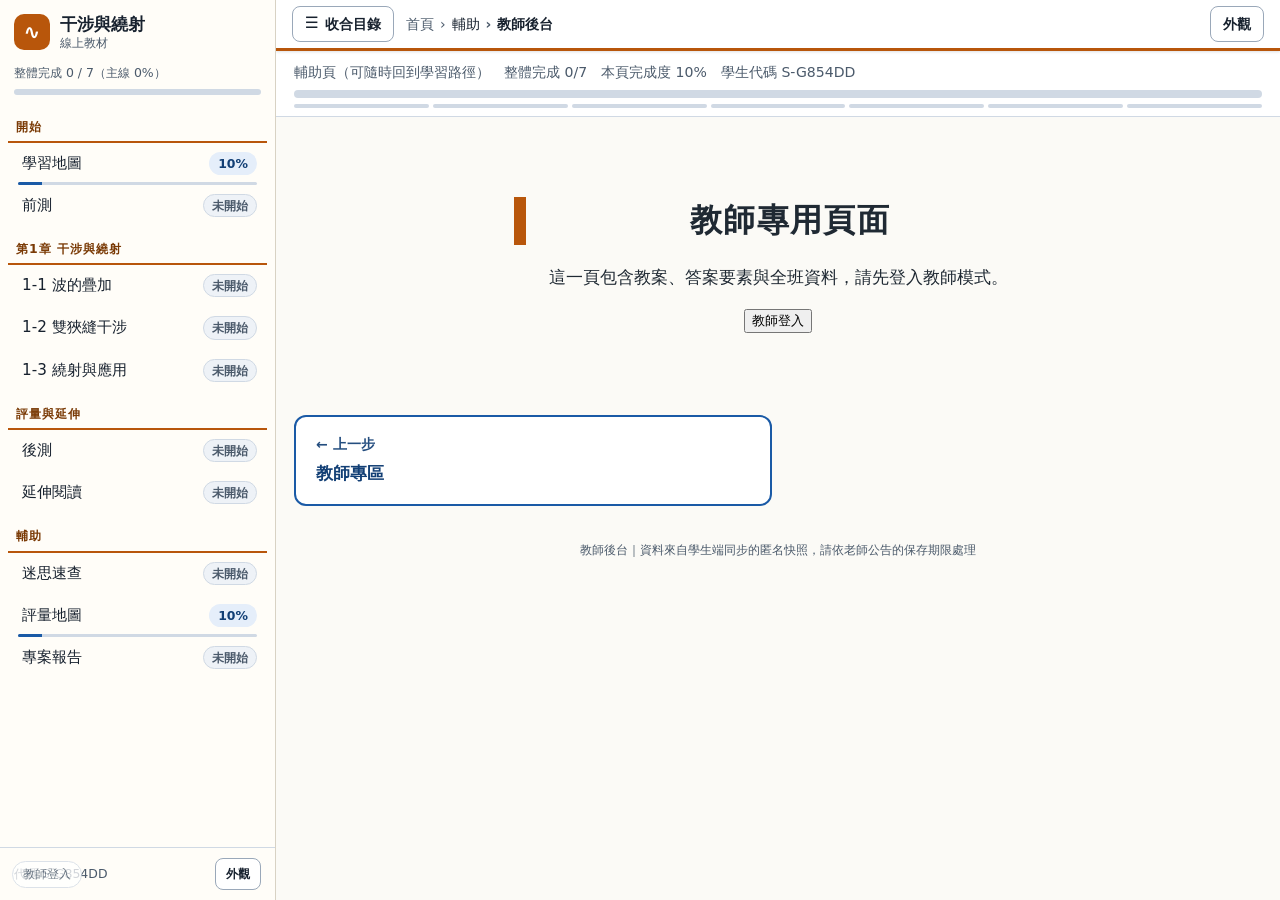
<file: dashboard.html>
<!DOCTYPE html>
<html lang="zh-Hant">
<head>
<meta charset="utf-8">
<meta name="viewport" content="width=device-width, initial-scale=1">
<title>教師後台｜干涉與繞射線上教材</title>
<link rel="stylesheet" href="assets/css/site.css">
<link rel="stylesheet" href="assets/css/textbook.css">
<link rel="stylesheet" href="assets/css/page-dashboard.css">
<script defer src="assets/js/site.js"></script>
<script defer src="assets/js/page-dashboard.js"></script>
</head>
<body data-page="dashboard" data-prev="teacher.html" data-teacher-only>
<a class="skip" href="#main">跳到主要內容</a>
<main id="main">
  <header class="tb-section-head"><span class="tb-secno">教師</span><h1>教師後台</h1></header>
  <p class="small muted">本頁為教師用：讀取學生端同步到伺服器的匿名作答，看各節進度、迷思出現率、前後測增益，並可檢視單一學生的作答與提示歷程。學生只有匿名代碼，頁面不含姓名。</p>

  <div class="card dash-bar">
    <label>班級 <select id="d-class" aria-label="選擇班級"></select></label>
    <button type="button" class="btn" id="d-reload">重新載入</button>
    <button type="button" class="btn ghost" id="d-csv" disabled>匯出 CSV</button>
    <button type="button" class="btn ghost" id="d-json" disabled>匯出 JSON</button>
    <span class="small muted" id="d-status" role="status" aria-live="polite"></span>
  </div>
  <div id="d-msg" class="callout warn" hidden></div>

  <div id="d-body" hidden>
    <h2>班級概況</h2>
    <div id="d-summary" class="dash-kpis"></div>

    <h2>各節完成進度</h2>
    <p class="small muted">完成度＝學生端各頁 <code>prog</code>（作答題卡比例，按「下一步」或「標記完成」視為完成）。同一份快照取自學生最後一次同步。</p>
    <div id="d-progress"></div>
    <details class="card"><summary><b>學生 × 頁面 完成度明細</b></summary><div class="tbl-wrap" id="d-matrix"></div></details>

    <h2>迷思 M1–M5 出現率</h2>
    <p class="small muted">依各題作答時寫入的 <code>mis</code> 欄位統計（值為逗號分隔的 M 編號；學生改選其他選項時會被改寫為空字串）。「目前」＝學生現在的作答仍帶有該迷思；「曾出現」另含修訂歷程中出現過者。<span class="editor-note-inline">只有已接上 <code>mis</code> 欄位的題目才會被計入，尚未接上者不會出現在這裡。</span></p>
    <div id="d-mis"></div>

    <h2>前後測增益</h2>
    <p class="small muted">資料取自學生<b>第一次提交</b>的前測、後測紀錄（<code>_meta/first</code>），僅納入前後測都有的學生。依各測驗存檔內的 <code>cfgItems</code> 分組：學習目標與知識節點。各目標的前後測題組不同，分項增益只供參考。</p>
    <div id="d-gain"></div>

    <h2>單一學生作答與提示歷程</h2>
    <div class="card dash-bar">
      <label>學生代碼 <select id="d-student" aria-label="選擇學生"></select></label>
      <label><input type="checkbox" id="d-hintonly"> 只看提示／迷思欄位</label>
      <button type="button" class="btn ghost" id="d-flag">標記「教師接手」</button>
      <button type="button" class="btn danger ghost" id="d-del">刪除此學生資料</button>
    </div>
    <p class="small muted">「教師接手」只在此瀏覽器做標記，不會通知學生，也不會傳到伺服器。學生端的 AI 追問仍是規則式示範，不是真實 AI。</p>
    <div id="d-one"></div>
  </div>
</main>
<footer class="site-footer">教師後台｜資料來自學生端同步的匿名快照，請依老師公告的保存期限處理</footer>
</body>
</html>
</file>
<file: assets/css/site.css>
/* 干涉與繞射線上教材 共用樣式。所有顏色/字型/間距走 CSS 變數。
   結構：1 設計變數 → 2 基礎 → 3 頂列/側欄 → 4 進度 → 5 內容元件 → 6 按鈕 → 7 步驟條 → 8 頁尾/工具 → 9 深色模式
   「body 前綴」的規則是為了蓋過各頁專屬 css（page-*.css 在本檔之後載入）。 */

/* ========== 1. 設計變數 ========== */
:root{
  /* 色彩（淺色）：文字對背景皆 ≥ 4.5:1 */
  --c-bg:#f3f6fa; --c-surface:#ffffff; --c-surface-2:#eef2f7; --c-text:#17212e; --c-muted:#4b5a6b;
  --c-line:#d0d9e4; --c-line-strong:#9aa8b9;
  --c-primary:#1a5aa6; --c-primary-d:#123f75; --c-primary-h:#123f75; --c-primary-soft:#e5eefa; --c-link:#1a5aa6; --c-link-h:#123f75;
  --c-accent:#b45309; --c-accent-soft:#fff1e0; --c-commit:#b45309; --c-commit-h:#8f4207;
  --c-ok:#1e7a3e; --c-ok-soft:#e6f4ea; --c-ok-strong:#1e7a3e;
  --c-warn:#8a5a00; --c-warn-soft:#fff4d6;
  --c-danger:#b3261e; --c-danger-soft:#fdecea; --c-danger-strong:#b3261e;
  --c-bridge:#e8f1fb; --c-add:#fff1d6; --c-add-t:#7a4f00; --c-add-line:#e6c36f; --c-tag:#eef0f4;
  --c-focus:#0a58ca; --c-disabled-bg:#e3e8ef; --c-disabled-t:#667385;
  /* 深色模式專用的「填色底」變數（淺色時與原色相同） */
  --c-primary-bg:var(--c-primary); --c-primary-d-bg:var(--c-primary-d); --c-accent-bg:var(--c-accent); --c-ok-bg:var(--c-ok); --c-text-bg:var(--c-text);
  /* 字型與字級 */
  --font:-apple-system,BlinkMacSystemFont,"PingFang TC","Noto Sans TC","Microsoft JhengHei","Heiti TC",sans-serif;
  --mono:ui-monospace,Menlo,Consolas,monospace;
  --fs-xs:.78rem; --fs-sm:.88rem; --fs-base:1rem; --fs-md:1.1rem; --fs-lg:1.3rem; --fs-xl:1.75rem;
  /* 間距、圓角、陰影 */
  --sp-1:4px; --sp-2:8px; --sp-3:12px; --sp-4:16px; --sp-5:24px; --sp-6:32px;
  --r:12px; --r-sm:8px; --maxw:1000px;
  --shadow-1:0 1px 2px rgba(16,32,56,.06),0 1px 3px rgba(16,32,56,.08);
  --shadow-2:0 4px 14px rgba(16,32,56,.14);
  --side-w:276px; --nav-h:48px;
  color-scheme:light;
}

/* ========== 2. 基礎 ========== */
*{box-sizing:border-box}
html{scroll-behavior:smooth;scroll-padding-top:calc(var(--nav-h) + 14px)}
body{margin:0;font-family:var(--font);color:var(--c-text);background:var(--c-bg);line-height:1.8;font-size:17px;-webkit-text-size-adjust:100%}
a{color:var(--c-link);text-underline-offset:.15em} a:hover{color:var(--c-link-h)}
img,svg,canvas,video{max-width:100%;height:auto}
main{max-width:var(--maxw);margin:0 auto;padding:var(--sp-5) var(--sp-4) var(--sp-6)}
h1{font-size:var(--fs-xl);line-height:1.35;margin:.3em 0 .5em;letter-spacing:.01em;padding-bottom:.35em;border-bottom:3px solid var(--c-primary)}
h2{font-size:var(--fs-lg);line-height:1.45;margin:2em 0 .6em;padding:.3em .2em .3em .65em;border-left:6px solid var(--c-primary);background:linear-gradient(90deg,var(--c-primary-soft),transparent 70%);border-radius:0 var(--r-sm) var(--r-sm) 0}
h3{font-size:var(--fs-md);margin:1.4em 0 .45em;padding-bottom:.15em;border-bottom:1px dashed var(--c-line)}
p{margin:.6em 0}
:focus-visible{outline:3px solid var(--c-focus);outline-offset:2px;border-radius:4px}
.skip{position:absolute;left:-999px;top:0} .skip:focus{left:8px;top:8px;background:var(--c-surface);color:var(--c-text);padding:8px 14px;z-index:200;border-radius:var(--r-sm);box-shadow:var(--shadow-2)}
::selection{background:var(--c-primary);color:#fff}

/* ========== 3. 頂列（麵包屑）與固定目錄側欄 ========== */
html.has-side body{padding-left:var(--side-w);transition:padding-left .2s}
html.has-side.side-collapsed body{padding-left:0}
.site-nav{background:var(--c-surface);color:var(--c-text);position:sticky;top:0;z-index:50;border-bottom:1px solid var(--c-line);box-shadow:var(--shadow-1)}
.site-nav .nav-in{height:var(--nav-h);display:flex;align-items:center;gap:var(--sp-3);padding:0 var(--sp-4);max-width:none}
.site-nav .nav-btn{display:inline-flex;align-items:center;gap:6px;font:inherit;font-size:var(--fs-sm);font-weight:600;line-height:1;min-height:36px;padding:0 12px;border-radius:var(--r-sm);border:1px solid var(--c-line-strong);background:var(--c-surface);color:var(--c-text);cursor:pointer;white-space:nowrap}
.site-nav .nav-btn:hover{background:var(--c-primary-soft);border-color:var(--c-primary);color:var(--c-primary-d)}
.site-nav .nav-btn .ico{font-size:1.1em;line-height:1}
.crumbs{flex:1;min-width:0;font-size:var(--fs-sm)}
.crumbs ol{list-style:none;margin:0;padding:0;display:flex;align-items:center;gap:6px;white-space:nowrap;overflow:hidden}
.crumbs li{display:flex;align-items:center;gap:6px;min-width:0}
.crumbs li+li::before{content:"›";color:var(--c-muted)}
.crumbs a{color:var(--c-muted);text-decoration:none} .crumbs a:hover{color:var(--c-link);text-decoration:underline}
.crumbs li:last-child{font-weight:700;color:var(--c-text);overflow:hidden;text-overflow:ellipsis}
.nav-right{display:flex;align-items:center;gap:var(--sp-2)}
.read-bar{position:absolute;left:0;bottom:-1px;height:3px;width:0;background:linear-gradient(90deg,var(--c-primary),var(--c-ok-strong));transition:width .1s}
.nav-toggle{display:none}

.side{position:fixed;z-index:60;top:0;left:0;bottom:0;width:var(--side-w);display:flex;flex-direction:column;background:var(--c-surface);border-right:1px solid var(--c-line);transition:transform .22s,visibility 0s}
html.side-collapsed .side{transform:translateX(-100%);visibility:hidden;transition:transform .22s,visibility 0s .22s}
.side-head{display:flex;align-items:center;gap:var(--sp-2);padding:14px 14px 10px}
.side-brand{display:flex;align-items:center;gap:10px;flex:1;min-width:0;text-decoration:none;color:var(--c-text);font-weight:800;line-height:1.25}
.side-brand small{display:block;font-weight:500;font-size:var(--fs-xs);color:var(--c-muted)}
.side-logo{flex:none;width:36px;height:36px;border-radius:10px;background:var(--c-primary-bg);color:#fff;display:grid;place-items:center;font-size:1.25rem}
.side-close{font:inherit;font-size:var(--fs-sm);font-weight:600;border:1px solid var(--c-line-strong);background:var(--c-surface);color:var(--c-text);border-radius:var(--r-sm);padding:4px 10px;cursor:pointer;min-height:34px}
.side-close:hover{background:var(--c-primary-soft)}
.side-overall{padding:0 14px 10px;font-size:var(--fs-xs);color:var(--c-muted)}
.side-overall .bar{height:6px;background:var(--c-line);border-radius:3px;overflow:hidden;margin-top:4px}
.side-overall .bar i{display:block;height:100%;background:var(--c-ok-strong);width:0;transition:width .3s}
.side-nav{flex:1;overflow-y:auto;overscroll-behavior:contain;padding:0 8px 16px;scrollbar-width:thin}
.s-group{margin:10px 0 2px;padding:0 8px;font-size:var(--fs-xs);font-weight:800;letter-spacing:.08em;color:var(--c-muted);text-transform:none}
.s-list{list-style:none;margin:0;padding:0}
.s-item{margin:2px 0}
.s-link{display:flex;align-items:center;justify-content:space-between;gap:8px;padding:7px 10px;border-radius:var(--r-sm);color:var(--c-text);text-decoration:none;font-size:.95rem;line-height:1.4;border-left:4px solid transparent}
.s-link:hover{background:var(--c-surface-2);color:var(--c-text)}
.s-link[aria-current="page"]{background:var(--c-primary-soft);color:var(--c-primary-d);font-weight:700;border-left-color:var(--c-primary)}
.s-stat{flex:none;font-size:var(--fs-xs);font-weight:700;padding:0 8px;border-radius:999px;line-height:1.7;background:var(--c-surface-2);color:var(--c-muted);border:1px solid var(--c-line)}
.s-stat.partial{background:var(--c-primary-soft);color:var(--c-primary-d);border-color:transparent}
.s-stat.done{background:var(--c-ok-soft);color:var(--c-ok);border-color:transparent}
.s-bar{height:3px;margin:0 10px;border-radius:2px;background:transparent;overflow:hidden}
.s-bar i{display:block;height:100%;background:var(--c-primary);width:0}
.s-item.has-bar .s-bar{background:var(--c-line)}
.toc{list-style:none;margin:4px 0 8px 18px;padding:0 0 0 8px;border-left:2px solid var(--c-line)}
.toc a{display:block;padding:3px 8px;margin:1px 0;border-radius:6px;font-size:.86rem;line-height:1.45;color:var(--c-muted);text-decoration:none;border-left:3px solid transparent;margin-left:-2px}
.toc a:hover{background:var(--c-surface-2);color:var(--c-text)}
.toc a.l3{padding-left:20px;font-size:.82rem}
.toc a.on{color:var(--c-primary-d);font-weight:700;background:var(--c-primary-soft);border-left-color:var(--c-primary)}
.toc-empty{margin:4px 0 8px 20px;font-size:var(--fs-xs);color:var(--c-muted)}
.side-foot{display:flex;align-items:center;justify-content:space-between;gap:8px;padding:10px 14px;border-top:1px solid var(--c-line);font-size:var(--fs-xs);color:var(--c-muted)}
.side-foot button{font:inherit;font-size:var(--fs-xs);font-weight:600;border:1px solid var(--c-line-strong);background:var(--c-surface);color:var(--c-text);border-radius:var(--r-sm);padding:3px 10px;cursor:pointer;min-height:30px}
.side-foot button:hover{background:var(--c-primary-soft)}
.side-backdrop{display:none}

@media(min-width:1024px){.site-nav .nav-toggle-m{display:none}}
@media(max-width:1023px){
  html.has-side body{padding-left:0}
  .side{transform:translateX(-100%);visibility:hidden;box-shadow:var(--shadow-2);max-width:86vw;transition:transform .22s,visibility 0s .22s}
  html.side-open .side{transform:none;visibility:visible;transition:transform .22s,visibility 0s}
  html.side-collapsed .side{transform:translateX(-100%)}
  html.side-collapsed.side-open .side{transform:none;visibility:visible}
  html.side-open .side-backdrop{display:block;position:fixed;inset:0;z-index:55;background:rgba(8,16,28,.55)}
  html.side-open body{overflow:hidden}
  .site-nav .nav-toggle-d{display:none}
}
@media(min-width:1024px){.side-close{display:none}}
@media(max-width:600px){
  .crumbs li:not(:last-child){display:none}
  .crumbs li+li::before{content:none}
  .site-nav .nav-in{padding:0 10px;gap:8px}
}

/* ========== 4. 進度 ========== */
.progress{background:var(--c-surface);border-bottom:1px solid var(--c-line)}
.progress .p-in{max-width:var(--maxw);margin:0 auto;padding:8px var(--sp-4);font-size:var(--fs-sm);color:var(--c-muted)}
.progress .bar{height:8px;background:var(--c-line);border-radius:4px;overflow:hidden;margin-top:4px}
.progress .bar>i{display:block;height:100%;width:0;background:linear-gradient(90deg,var(--c-primary),var(--c-ok-strong));transition:width .3s}
.progress .steps{display:flex;gap:4px;margin-top:6px}
.progress .steps b{flex:1;height:4px;border-radius:2px;background:var(--c-line)} .progress .steps b.done{background:var(--c-ok-strong)} .progress .steps b.cur{background:var(--c-primary)}

/* ========== 5. 內容元件 ========== */
/* 橋接語 */
.bridge-in,.bridge-out{background:var(--c-bridge);border-left:5px solid var(--c-primary);border-radius:0 var(--r) var(--r) 0;padding:10px 16px;margin:16px 0;font-size:.97rem}
.bridge-in::before{content:"承接前頁　";font-weight:800;color:var(--c-primary-d)}
.bridge-out{border-left-color:var(--c-accent);background:var(--c-accent-soft)}
.bridge-out::before{content:"下頁預告　";font-weight:800;color:var(--c-accent)}
/* 徽章與素材標籤 */
.badge-add{display:inline-block;background:var(--c-add);color:var(--c-add-t);border:1px solid var(--c-add-line);border-radius:999px;padding:0 .65em;font-size:var(--fs-xs);font-weight:700;vertical-align:middle;margin:0 .25em;line-height:1.7}
.badge-add::before{content:"整合補充"}
.add-block{background:var(--c-add);border:1px dashed var(--c-add-line);border-radius:var(--r);padding:10px 16px;margin:14px 0;color:var(--c-text)}
.asset-tag{display:inline-block;font-family:var(--mono);font-size:.75rem;background:var(--c-tag);color:var(--c-muted);border:1px solid var(--c-line);border-radius:4px;padding:0 .5em;margin:0 .25em;vertical-align:middle}
.asset-tag::before{content:"素材 "}
figure.asset{margin:16px 0;background:var(--c-surface);border:1px solid var(--c-line);border-radius:var(--r);padding:12px;text-align:center;box-shadow:var(--shadow-1)}
figure.asset figcaption{font-size:var(--fs-sm);color:var(--c-muted);margin-top:8px;text-align:left}
/* 通用提示框（callout）：.callout + .tip / .warn / .danger / .ok */
.callout{border:1px solid var(--c-line);border-left:6px solid var(--c-primary);background:var(--c-primary-soft);border-radius:0 var(--r) var(--r) 0;padding:10px 16px;margin:14px 0}
.callout.tip{border-left-color:var(--c-primary)} .callout.ok{border-left-color:var(--c-ok-strong);background:var(--c-ok-soft)}
.callout.warn{border-left-color:var(--c-accent);background:var(--c-warn-soft)} .callout.danger{border-left-color:var(--c-danger-strong);background:var(--c-danger-soft)}
.callout>strong:first-child{display:block}

/* 題卡 */
.qcard{position:relative;background:var(--c-surface);border:1px solid var(--c-line);border-top:5px solid var(--c-primary);border-radius:var(--r);padding:16px 20px;margin:22px 0;box-shadow:var(--shadow-1)}
.qcard .q-head{display:flex;gap:var(--sp-2);align-items:center;flex-wrap:wrap;margin-bottom:var(--sp-2)}
.qcard .q-no{background:var(--c-primary-bg);color:#fff;border-radius:var(--r-sm);padding:0 .7em;font-weight:800;font-size:.9rem;line-height:1.7}
.qcard .q-goal{font-size:var(--fs-xs);color:var(--c-muted)}
.qcard .q-stem{font-weight:600}
.qcard label.opt{display:block;padding:8px 12px;margin:6px 0;border:1px solid var(--c-line);border-radius:var(--r-sm);cursor:pointer;background:var(--c-surface)}
.qcard label.opt:hover{background:var(--c-primary-soft);border-color:var(--c-primary)}
.qcard label.opt:has(input:checked){border-color:var(--c-primary);background:var(--c-primary-soft);box-shadow:inset 0 0 0 1px var(--c-primary)}
.qcard textarea,.qcard input[type=text],.qcard select{width:100%;font:inherit;padding:10px 12px;border:1.5px solid var(--c-line-strong);border-radius:var(--r-sm);background:var(--c-surface);color:var(--c-text)}
.qcard textarea:focus,.qcard input[type=text]:focus,.qcard select:focus{border-color:var(--c-primary);outline:3px solid var(--c-focus);outline-offset:1px}
.qcard textarea{min-height:5.5em;resize:vertical}
.qcard .saved{font-size:var(--fs-xs);color:var(--c-ok);min-height:1.3em}
.qcard .saved:empty::before{content:"作答會自動儲存在這台電腦的瀏覽器";color:var(--c-muted)}
.qcard .answer-key{background:var(--c-ok-soft);border:1px solid var(--c-ok-strong);border-left-width:6px;border-radius:var(--r-sm);padding:10px 14px;margin-top:10px}
.qcard.is-done{border-top-color:var(--c-ok-strong)}
.qcard.is-done::after{content:"✓ 已作答";position:absolute;top:-13px;right:14px;background:var(--c-ok-strong);color:#fff;font-size:var(--fs-xs);font-weight:700;border-radius:999px;padding:0 10px;line-height:1.8}

/* 折疊提示 L1/L2/L3 */
.hints{margin:12px 0}
.hints details{border:1px solid var(--c-line);border-radius:var(--r-sm);margin:6px 0;background:var(--c-surface-2)}
.hints summary{cursor:pointer;padding:8px 14px;font-weight:700;font-size:.93rem;list-style:none;border-radius:var(--r-sm)}
.hints summary:hover{background:var(--c-primary-soft)}
.hints summary::-webkit-details-marker{display:none}
.hints summary::before{content:"▸ ";color:var(--c-primary)} .hints details[open] summary::before{content:"▾ "}
.hints details>div{padding:4px 16px 12px}
.hints .L1 summary{color:var(--c-ok)} .hints .L2 summary{color:var(--c-warn)} .hints .L3 summary{color:var(--c-danger)}

/* 自評規準 */
.rubric{border:1px solid var(--c-line);border-radius:var(--r);background:var(--c-surface);margin:12px 0;overflow:hidden}
.rubric h4{margin:0;padding:8px 14px;background:var(--c-surface-2);font-size:.95rem}
.rubric .lv{display:flex;gap:var(--sp-2);align-items:flex-start;padding:8px 14px;border-top:1px solid var(--c-line);cursor:pointer;font-size:.93rem}
.rubric .lv input{margin-top:.45em}
.rubric .lv:hover{background:var(--c-primary-soft)}
.rubric .lv:has(input:checked){background:var(--c-primary-soft);box-shadow:inset 4px 0 0 var(--c-primary)}
.rubric .lv .lv-name{font-weight:700;min-width:3.2em}

/* 通用 */
.card{background:var(--c-surface);border:1px solid var(--c-line);border-radius:var(--r);padding:14px 20px;margin:14px 0;box-shadow:var(--shadow-1)}
.grid{display:grid;gap:var(--sp-3);grid-template-columns:repeat(auto-fit,minmax(240px,1fr))}
table.tbl{border-collapse:collapse;width:100%;font-size:.93rem;background:var(--c-surface)}
table.tbl th,table.tbl td{border:1px solid var(--c-line);padding:8px 11px;text-align:left;vertical-align:top}
table.tbl th{background:var(--c-surface-2);font-weight:700}
table.tbl tr:nth-child(even) td{background:color-mix(in srgb,var(--c-surface-2) 45%,transparent)}
.tbl-wrap{overflow-x:auto;border-radius:var(--r-sm)}
.muted{color:var(--c-muted)} .small{font-size:var(--fs-sm)}
.placeholder{border:2px dashed var(--c-line-strong);border-radius:var(--r);padding:16px;color:var(--c-muted);background:var(--c-surface-2)}
code,kbd{font-family:var(--mono);font-size:.9em;background:var(--c-surface-2);border:1px solid var(--c-line);border-radius:4px;padding:0 .35em}

/* ========== 6. 按鈕：主要 / 次要 / 危險 ========== */
.btn{display:inline-flex;align-items:center;justify-content:center;gap:6px;font:inherit;font-weight:700;line-height:1.3;min-height:42px;background:var(--c-primary-bg);color:#fff;border:2px solid transparent;border-radius:var(--r-sm);padding:6px 20px;cursor:pointer;text-decoration:none;box-shadow:var(--shadow-1);transition:background .15s,box-shadow .15s,transform .05s,border-color .15s}
.btn:hover{background:var(--c-primary-h);color:#fff;box-shadow:var(--shadow-2)}
.btn:active{transform:translateY(1px);box-shadow:none}
.btn:focus-visible{outline:3px solid var(--c-focus);outline-offset:3px}
/* 次要：白底描邊 */
.btn.ghost{background:var(--c-surface);color:var(--c-primary-d);border-color:var(--c-primary);box-shadow:none;font-weight:600}
.btn.ghost:hover{background:var(--c-primary-soft);color:var(--c-primary-d);box-shadow:none}
.btn.ghost[aria-pressed="true"]{background:var(--c-primary-soft);box-shadow:inset 0 0 0 1px var(--c-primary);font-weight:800}
.btn.ghost[aria-pressed="true"]::before{content:"✓"}
/* 危險：紅色（可加 ghost 變成描邊） */
.btn.danger{background:var(--c-danger-strong);color:#fff}
.btn.danger:hover{background:#8e1d17;color:#fff}
.btn.danger.ghost{background:var(--c-surface);color:var(--c-danger);border-color:var(--c-danger-strong)}
.btn.danger.ghost:hover{background:var(--c-danger-soft);color:var(--c-danger)}
/* 停用：灰底虛線，明確不可按 */
.btn:disabled,.btn[aria-disabled="true"]{background:var(--c-disabled-bg);color:var(--c-disabled-t);border:2px dashed var(--c-line-strong);box-shadow:none;cursor:not-allowed;opacity:1;transform:none}
.btn:disabled:hover{background:var(--c-disabled-bg);color:var(--c-disabled-t);box-shadow:none}
/* 關鍵動作：送出並鎖定（琥珀，提醒不可逆）、下一步／進入下一階段（主色＋箭頭）、完成（綠） */
body .btn.lockbtn,body .btn[data-poe-lock]{background:var(--c-commit);font-size:1.02rem;min-height:46px;padding:8px 24px}
body .btn.lockbtn::before,body .btn[data-poe-lock]::before{content:"🔒"}
body .btn.lockbtn:hover,body .btn[data-poe-lock]:hover{background:var(--c-commit-h)}
body .btn.lockbtn:disabled,body .btn[data-poe-lock]:disabled{background:var(--c-disabled-bg)}
body .btn[data-poe-obs-done]::after,body .btn[data-poe-check]::after{content:"→";font-weight:800}
body .btn[data-poe-obs-done],body .btn[data-poe-check]{min-height:46px;padding:8px 24px}
body .btn[data-poe-finish],body .btn[data-iod-complete],body .btn.main{background:var(--c-ok-strong);min-height:46px;padding:8px 24px}
body .btn[data-poe-finish]::before,body .btn[data-iod-complete]::before,body .btn.main::before{content:"✓"}
body .btn[data-poe-finish]:hover,body .btn[data-iod-complete]:hover,body .btn.main:hover{background:#155d2e}
body .btn[data-poe-finish]:disabled,body .btn[data-iod-complete]:disabled,body .btn.main:disabled{background:var(--c-disabled-bg)}
body .donebar .btn.main{background:var(--c-ok-strong)}
body .donebar .btn.main:disabled{background:var(--c-disabled-bg);opacity:1}
body .donebar{background:var(--c-surface);border-color:var(--c-line-strong)}
.btn-row,.lockbar{display:flex;flex-wrap:wrap;gap:var(--sp-2) var(--sp-3);align-items:center}
.lockmsg{font-size:var(--fs-sm)}
/* 其他頁面內的小按鈕（頁籤、分段、篩選）也要有明確的 hover */
body .tabs button:hover,body .seg button:hover,body .filter-bar button:hover,body .ttabs button[role=tab]:hover,body .shots button:hover,body .gbar button:hover{filter:brightness(.96);box-shadow:inset 0 0 0 2px var(--c-primary)}
body .tabs button,body .seg button,body .filter-bar button,body .ttabs button[role=tab]{min-height:38px}

/* ========== 7. 步驟條：預測 → 觀察 → 解釋 → 修正 ========== */
body .poe-legend,body .poe .poe-chips,body .poe-steps,body .stepper,body .act-steps{display:flex;flex-wrap:nowrap;gap:0;margin:10px 0 14px;padding:0;list-style:none;counter-reset:none}
body .poe-legend span,body .poe .poe-chips span,body .poe-steps span,body .stepper li,body .act-steps li{position:relative;flex:1 1 0;min-width:0;display:flex;align-items:center;justify-content:center;gap:6px;text-align:center;padding:8px 18px 8px 26px;margin:0 -8px 0 0;border:0;border-radius:0;font-size:.9rem;font-weight:700;line-height:1.35;color:var(--c-muted);background:var(--c-surface-2);box-shadow:none;clip-path:polygon(0 0,calc(100% - 14px) 0,100% 50%,calc(100% - 14px) 100%,0 100%,14px 50%)}
body .poe-legend span:first-child,body .poe .poe-chips span:first-child,body .poe-steps span:first-child,body .stepper li:first-child,body .act-steps li:first-child{border-radius:var(--r-sm) 0 0 var(--r-sm);padding-left:16px;clip-path:polygon(0 0,calc(100% - 14px) 0,100% 50%,calc(100% - 14px) 100%,0 100%)}
body .poe-legend span:last-child,body .poe .poe-chips span:last-child,body .poe-steps span:last-child,body .stepper li:last-child,body .act-steps li:last-child{border-radius:0 var(--r-sm) var(--r-sm) 0;margin-right:0;padding-right:16px;clip-path:polygon(0 0,100% 0,100% 100%,0 100%,14px 50%)}
body .poe-legend span:only-child,body .poe .poe-chips span:only-child{clip-path:none;border-radius:var(--r-sm)}
body .poe-legend span{color:#fff}   /* 各步驟的彩色由頁面 inline 指定 */
body .poe-steps span{background:var(--c-primary-soft);color:var(--c-primary-d)}
body .poe-steps span.on{background:var(--c-primary-soft);color:var(--c-primary-d)}
body .poe-steps span.cur,body .poe .poe-chips span.cur,body .stepper li.cur{background:var(--c-primary-bg);color:#fff;box-shadow:none}
body .poe .poe-chips span.done,body .stepper li.done,body .poe-steps span.done{background:var(--c-ok-soft);color:var(--c-ok)}
body .poe .poe-chips span.done::before,body .stepper li.done::before,body .poe-steps span.done::before{content:"✓"}
body .act-steps li::before{content:counter(st) ".";font-weight:800;color:inherit}
body .act-steps li{counter-increment:st;background:var(--c-primary-soft);color:var(--c-primary-d)}
@media(max-width:640px){
  body .poe-legend,body .poe .poe-chips,body .poe-steps,body .stepper,body .act-steps{display:grid;grid-template-columns:1fr 1fr;gap:6px}
  body .poe-legend span,body .poe .poe-chips span,body .poe-steps span,body .stepper li,body .act-steps li{clip-path:none!important;border-radius:var(--r-sm)!important;margin:0;padding:6px 10px!important}
}
/* 活動區段標題列（unit2 的 .pstep） */
body .pstep{padding:8px 12px;background:var(--c-surface);border:1px solid var(--c-line);border-radius:var(--r-sm);box-shadow:var(--shadow-1)}

/* ========== 8. 頁尾上下步、回頂端、其他 ========== */
.pager{max-width:var(--maxw);margin:var(--sp-5) auto 0;padding:0 var(--sp-4) var(--sp-6);display:flex;gap:var(--sp-3);justify-content:space-between;flex-wrap:wrap}
.pager a{flex:1 1 240px;display:block;text-decoration:none;background:var(--c-primary-bg);color:#fff;border:2px solid transparent;border-radius:var(--r);padding:14px 20px;font-weight:800;font-size:1.05rem;box-shadow:var(--shadow-1);transition:background .15s,box-shadow .15s}
.pager a:hover{background:var(--c-primary-h);color:#fff;box-shadow:var(--shadow-2)}
.pager a small{display:block;font-weight:600;opacity:.92;font-size:var(--fs-sm)}
.pager a.next{text-align:right} .pager a.next small::after{content:""}
.pager a.prev{background:var(--c-surface);color:var(--c-primary-d);border-color:var(--c-primary);box-shadow:none}
.pager a.prev:hover{background:var(--c-primary-soft);color:var(--c-primary-d)}
.pager .spacer{flex:1 1 240px}
.to-top{position:fixed;right:16px;bottom:18px;z-index:40;font:inherit;font-weight:700;font-size:var(--fs-sm);min-height:42px;padding:0 16px;border-radius:999px;border:2px solid var(--c-primary);background:var(--c-surface);color:var(--c-primary-d);cursor:pointer;box-shadow:var(--shadow-2);opacity:0;transform:translateY(12px);pointer-events:none;transition:opacity .2s,transform .2s}
.to-top.show{opacity:1;transform:none;pointer-events:auto}
.to-top:hover{background:var(--c-primary-soft)}
.toast{position:fixed;left:50%;bottom:24px;transform:translateX(-50%);background:#1d2733;color:#fff;padding:9px 20px;border-radius:999px;font-size:.9rem;z-index:100;opacity:0;transition:opacity .25s;pointer-events:none;box-shadow:var(--shadow-2)}
.toast.show{opacity:.96}
.site-footer{text-align:center;color:var(--c-muted);font-size:var(--fs-xs);padding:0 var(--sp-4) 30px}
body .ttabs{top:var(--nav-h)}
@media(max-width:600px){body{font-size:16px} main{padding:var(--sp-4) 12px var(--sp-5)} h1{font-size:1.5rem} .qcard{padding:14px 14px} .card{padding:12px 14px}}
@media(prefers-reduced-motion:reduce){*{transition:none!important;scroll-behavior:auto!important}}
@media print{.site-nav,.progress,.pager,.btn,.side,.to-top,.side-backdrop{display:none!important}html.has-side body{padding-left:0}body{background:#fff;color:#000}}

/* ========== 9. 深色模式 ========== */
/* 變數（同一組值分別供「系統深色」與「手動深色」使用） */
@media(prefers-color-scheme:dark){
:root:not([data-theme="light"]){
  --c-bg:#0e1520; --c-surface:#16202c; --c-surface-2:#1e2a38; --c-text:#e8eef6; --c-muted:#aebccc;
  --c-line:#2f3d4f; --c-line-strong:#5a6c82;
  --c-primary:#7db4f5; --c-primary-d:#a9cdf8; --c-primary-h:#25598f; --c-primary-soft:#1b3350; --c-link:#8ec1ff; --c-link-h:#bcdbff;
  --c-accent:#f2a65a; --c-accent-soft:#33261a; --c-commit:#b45309; --c-commit-h:#8f4207;
  --c-ok:#6fd694; --c-ok-soft:#173222; --c-ok-strong:#1e7a3e;
  --c-warn:#f0c05a; --c-warn-soft:#33290d;
  --c-danger:#ff9b92; --c-danger-soft:#3b1d1b; --c-danger-strong:#b3261e;
  --c-bridge:#162a42; --c-add:#3a2f10; --c-add-t:#ffd98a; --c-add-line:#7a6020; --c-tag:#243040;
  --c-focus:#ffd166; --c-disabled-bg:#263242; --c-disabled-t:#93a2b5;
  --c-primary-bg:#2f6db5; --c-primary-d-bg:#25598f; --c-accent-bg:#b45309; --c-ok-bg:#1e7a3e; --c-text-bg:#34465b;
  --shadow-1:0 1px 2px rgba(0,0,0,.4); --shadow-2:0 4px 14px rgba(0,0,0,.55);
  color-scheme:dark;
}}
:root[data-theme="dark"]{
  --c-bg:#0e1520; --c-surface:#16202c; --c-surface-2:#1e2a38; --c-text:#e8eef6; --c-muted:#aebccc;
  --c-line:#2f3d4f; --c-line-strong:#5a6c82;
  --c-primary:#7db4f5; --c-primary-d:#a9cdf8; --c-primary-h:#25598f; --c-primary-soft:#1b3350; --c-link:#8ec1ff; --c-link-h:#bcdbff;
  --c-accent:#f2a65a; --c-accent-soft:#33261a; --c-commit:#b45309; --c-commit-h:#8f4207;
  --c-ok:#6fd694; --c-ok-soft:#173222; --c-ok-strong:#1e7a3e;
  --c-warn:#f0c05a; --c-warn-soft:#33290d;
  --c-danger:#ff9b92; --c-danger-soft:#3b1d1b; --c-danger-strong:#b3261e;
  --c-bridge:#162a42; --c-add:#3a2f10; --c-add-t:#ffd98a; --c-add-line:#7a6020; --c-tag:#243040;
  --c-focus:#ffd166; --c-disabled-bg:#263242; --c-disabled-t:#93a2b5;
  --c-primary-bg:#2f6db5; --c-primary-d-bg:#25598f; --c-accent-bg:#b45309; --c-ok-bg:#1e7a3e; --c-text-bg:#34465b;
  --shadow-1:0 1px 2px rgba(0,0,0,.4); --shadow-2:0 4px 14px rgba(0,0,0,.55);
  color-scheme:dark;
}
/* 圖表、模擬畫布維持白底（內容為深色線條），避免圖形失真 */
@media(prefers-color-scheme:dark){:root:not([data-theme="light"]) figure.asset{background:#fff;color:#17212e;border-color:#c5d0de}:root:not([data-theme="light"]) figure.asset figcaption{color:#3d4b5c}}
:root[data-theme="dark"] figure.asset{background:#fff;color:#17212e;border-color:#c5d0de}
:root[data-theme="dark"] figure.asset figcaption{color:#3d4b5c}
:root[data-theme="dark"] figure.asset .muted,:root[data-theme="dark"] figure.asset .small{color:#3d4b5c}
:root[data-theme="dark"] figure.asset a{color:#0b5cad}
@media(prefers-color-scheme:dark){:root:not([data-theme="light"]) figure.asset .muted,:root:not([data-theme="light"]) figure.asset .small{color:#3d4b5c}:root:not([data-theme="light"]) figure.asset a{color:#0b5cad}}
/* AUTO-DARK BEGIN（由 scratchpad/gen_dark.py 依 page-*.css 自動產生，勿手改） */
@media(prefers-color-scheme:dark){
:root:not([data-theme="light"]) body .tabs button{background:#171717}
:root:not([data-theme="light"]) body .tabs button[aria-selected="true"]{background:var(--c-primary-bg)}
:root:not([data-theme="light"]) body a.qn:hover{background:var(--c-primary-bg)}
:root:not([data-theme="light"]) body .gbar button{background:#171717}
:root:not([data-theme="light"]) body .gbar button[aria-pressed="true"]{background:var(--c-accent-bg)}
:root:not([data-theme="light"]) body tr.hl td{background:#34220f}
:root:not([data-theme="light"]) body .hero{background:linear-gradient(135deg,#142230,#171717)}
:root:not([data-theme="light"]) body .route a:hover{background:#141e29}
:root:not([data-theme="light"]) body .route a.done .st{background:#1f3427}
:root:not([data-theme="light"]) body .goal-tag{background:#162131}
:root:not([data-theme="light"]) body .steps-list li::before{background:var(--c-primary-bg)}
:root:not([data-theme="light"]) body .filter-bar button{background:#171717}
:root:not([data-theme="light"]) body .filter-bar button[aria-pressed="true"]{background:var(--c-primary-bg)}
:root:not([data-theme="light"]) body .missing{background:#301512}
:root:not([data-theme="light"]) body .chip.lv{background:#162131;border-color:#354964}
:root:not([data-theme="light"]) body .chip.pts{background:#171717}
:root:not([data-theme="light"]) body .quiz-item label.opt.right{background:#1b2e22;border-color:#3d5c47}
:root:not([data-theme="light"]) body .quiz-item label.opt.wrong{background:#301512}
:root:not([data-theme="light"]) body .quiz-item label.opt.key{box-shadow:inset 0 0 0 2px #3d5c47}
:root:not([data-theme="light"]) body .quiz-item .fb{background:#181e26}
:root:not([data-theme="light"]) body .quiz-item .fb.ok{background:#1a291f}
:root:not([data-theme="light"]) body .quiz-item .fb.no{background:#2d120d}
:root:not([data-theme="light"]) body .brow .meter{background:#21272f}
:root:not([data-theme="light"]) body .brow .meter i{background:var(--c-primary-bg)}
:root:not([data-theme="light"]) body .brow .meter i.hi{background:var(--c-ok-bg)}
:root:not([data-theme="light"]) body .delta.down{color:#e6a59e}
:root:not([data-theme="light"]) body .route label{background:#171717}
:root:not([data-theme="light"]) body .res{background:#171717}
:root:not([data-theme="light"]) body .nolink{background:#301512}
:root:not([data-theme="light"]) body .prog-line .cur{background:var(--c-primary-bg)}
:root:not([data-theme="light"]) body .ttabs button[role=tab]{background:#171717}
:root:not([data-theme="light"]) body .ttabs button[role=tab]:hover{background:#15202b}
:root:not([data-theme="light"]) body .ttabs button[role=tab][aria-selected=true]{background:var(--c-primary-bg)}
:root:not([data-theme="light"]) body .subtoc{background:#171717}
:root:not([data-theme="light"]) body .subtoc a:hover{background:#1a2d3e}
:root:not([data-theme="light"]) body .docno{background:var(--c-primary-bg)}
:root:not([data-theme="light"]) body .mode{background:#1c2c22;border:1px solid #3f5a46}
:root:not([data-theme="light"]) body .mode.m-self{background:#382814;border-color:#675832}
:root:not([data-theme="light"]) body .timebar span{background:var(--c-primary-bg)}
:root:not([data-theme="light"]) body .filters input[type=search],:root:not([data-theme="light"]) body .filters select{border:1px solid #444c55;background:#171717}
:root:not([data-theme="light"]) body .fbtns .btn.on{background:var(--c-primary-bg)}
:root:not([data-theme="light"]) body .accrow .grow input{border:1px solid #444c55}
:root:not([data-theme="light"]) body .accsum span{background:#171717}
:root:not([data-theme="light"]) body .accsum .bad{color:#e6a59e}
:root:not([data-theme="light"]) body .stat{background:#171717}
:root:not([data-theme="light"]) body .bad-t{color:#e6a59e}
:root:not([data-theme="light"]) body .dev .cat{border:1px solid #675832}
:root:not([data-theme="light"]) body .checklist li{background:#171717}
:root:not([data-theme="light"]) body .checklist li.on{background:#1a291f;border-color:#3f5a46}
:root:not([data-theme="light"]) body .gloss .g{background:#171717}
:root:not([data-theme="light"]) body .tag{background:#172230;border:1px solid #3a4b5f}
:root:not([data-theme="light"]) body .tag.node{background:#1a291f;color:#a0e3b8;border-color:#3f5a46}
:root:not([data-theme="light"]) body .rhythm a{background:#171717}
:root:not([data-theme="light"]) body .key{background:#171717}
:root:not([data-theme="light"]) body .key b{color:#a0e3b8}
:root:not([data-theme="light"]) body .warn-box{background:#2c1612;border:1px solid #623d37}
:root:not([data-theme="light"]) body .poe .poe-chips span{background:#1a1e24}
:root:not([data-theme="light"]) body .poe .poe-chips span.cur{background:var(--c-primary-bg)}
:root:not([data-theme="light"]) body .poe .poe-chips span.done{background:#1f3225;color:#a0e3b8;border-color:#3f5a46}
:root:not([data-theme="light"]) body .poe-panel{background:#0b1426}
:root:not([data-theme="light"]) body .lockmark{color:#a0e3b8}
:root:not([data-theme="light"]) body .fb.ok{color:#a0e3b8}
:root:not([data-theme="light"]) body .fb.no{color:#e4a7a0}
:root:not([data-theme="light"]) body .side2>div{background:#171717}
:root:not([data-theme="light"]) body .side2>div.old{background:#1f1f1f}
:root:not([data-theme="light"]) body .player,:root:not([data-theme="light"]) body .sim{background:#171717}
:root:not([data-theme="light"]) body .shots button{background:#1a1e24}
:root:not([data-theme="light"]) body .shots button.on{background:var(--c-primary-bg)}
:root:not([data-theme="light"]) body .panel3{background:#1b1b1b}
:root:not([data-theme="light"]) body .btn.sel{outline:3px solid #735926}
:root:not([data-theme="light"]) body .readout{background:#141e29;border:1px solid #3c4b5d}
:root:not([data-theme="light"]) body details.lite{background:#171717}
:root:not([data-theme="light"]) body .bridge-use>div{background:#171717}
:root:not([data-theme="light"]) body .goal{background:#162231;border:1px solid #354b64}
:root:not([data-theme="light"]) body .goal.g4{background:#1c2c22;color:#a0e3b7;border-color:#405949}
:root:not([data-theme="light"]) body .gate .gate-msg{border:2px dashed #685131;background:#32250f}
:root:not([data-theme="light"]) body .act-steps li{background:#171717}
:root:not([data-theme="light"]) body .tabs button{background:#171717}
:root:not([data-theme="light"]) body .tabs button[aria-selected="true"]{background:var(--c-text-bg)}
:root:not([data-theme="light"]) body .row-ctl button.sel{background:var(--c-text-bg)}
:root:not([data-theme="light"]) body .readout{background:#181e26}
:root:not([data-theme="light"]) body .bd{background:#0b1426}
:root:not([data-theme="light"]) body .chip{background:#171717}
:root:not([data-theme="light"]) body .chip:hover{background:#141e29}
:root:not([data-theme="light"]) body .ai-bubble.stu{background:#1b2129}
:root:not([data-theme="light"]) body .ai-bubble.ai{background:#1a291f;border:1px solid #3f5a46}
:root:not([data-theme="light"]) body .ai-bubble.sys{background:#2e140d;border:1px solid #653b34}
:root:not([data-theme="light"]) body .demo-flag{background:#301512;color:#f4909b;border:1px solid #663833}
:root:not([data-theme="light"]) body .warn{color:#ffc985}
:root:not([data-theme="light"]) body .donebar{background:#171717}
:root:not([data-theme="light"]) body .donebar .btn.main{background:var(--c-text-bg)}
:root:not([data-theme="light"]) body .seg button{background:#171717}
:root:not([data-theme="light"]) body .seg button[aria-pressed="true"]{background:var(--c-primary-bg)}
:root:not([data-theme="light"]) body .mini-fb.no{color:#f4909b}
:root:not([data-theme="light"]) body .pstep .sn{background:var(--c-primary-bg)}
:root:not([data-theme="light"]) body .qcard.locked{background:#1a1e24}
:root:not([data-theme="light"]) body .compare>div{background:#0b1426}
:root:not([data-theme="light"]) body .compare .orig{background:#1a1e24}
:root:not([data-theme="light"]) body .pat{background:#171717}
:root:not([data-theme="light"]) body .pat i{background:#171717}
:root:not([data-theme="light"]) body .stepper li{background:#171717}
:root:not([data-theme="light"]) body .stepper li.done{background:#1c2c22;border-color:#3f5a48;color:#a0e3b7}
:root:not([data-theme="light"]) body .stepper li.cur{box-shadow:0 0 0 2px #324a67}
:root:not([data-theme="light"]) body .u3-tag{background:#172533;border:1px solid #354b64}
:root:not([data-theme="light"]) body .u3-tag.k4{background:#3d2915;color:#f5c18e;border-color:#684d31}
:root:not([data-theme="light"]) body .u3-toc a{background:#171717}
:root:not([data-theme="light"]) body .u3-toc a:hover{background:#15202b}
:root:not([data-theme="light"]) body .u3-time{background:var(--c-primary-d-bg)}
:root:not([data-theme="light"]) body .sim{background:#171717}
:root:not([data-theme="light"]) body .sim .readout{background:#161d25}
:root:not([data-theme="light"]) body .modes label{background:#171717}
:root:not([data-theme="light"]) body .cmp input[type=text]{border:1px solid #444c55}
:root:not([data-theme="light"]) body .mech .item{background:#171717}
:root:not([data-theme="light"]) body .fb.no{color:#e6a59e}
:root:not([data-theme="light"]) body .qz-score{background:#1a291f;border:1px solid #3f5a46}
:root:not([data-theme="light"]) body .qz-fb.no{color:#e6a59e}
:root:not([data-theme="light"]) body .pts{background:#1f2228}
:root:not([data-theme="light"]) body .warn-note{background:#352c0f}
:root:not([data-theme="light"]) body .evid{background:#1a291f}
:root:not([data-theme="light"]) body .model{background:#20152b}
:root:not([data-theme="light"]) body .poe-steps span{background:#1f2228}
:root:not([data-theme="light"]) body .poe-steps span.on{background:#172533;border-color:#354b64}
:root:not([data-theme="light"]) body .poe-steps span.cur{background:var(--c-primary-bg)}
:root:not([data-theme="light"]) body .poe .lock-msg{background:#352c0f;border:1px dashed #675832}
:root:not([data-theme="light"]) body .poe textarea:disabled,:root:not([data-theme="light"]) body .poe input:disabled{background:#1d2125}
}
:root[data-theme="dark"] body .tabs button{background:#171717}
:root[data-theme="dark"] body .tabs button[aria-selected="true"]{background:var(--c-primary-bg)}
:root[data-theme="dark"] body a.qn:hover{background:var(--c-primary-bg)}
:root[data-theme="dark"] body .gbar button{background:#171717}
:root[data-theme="dark"] body .gbar button[aria-pressed="true"]{background:var(--c-accent-bg)}
:root[data-theme="dark"] body tr.hl td{background:#34220f}
:root[data-theme="dark"] body .hero{background:linear-gradient(135deg,#142230,#171717)}
:root[data-theme="dark"] body .route a:hover{background:#141e29}
:root[data-theme="dark"] body .route a.done .st{background:#1f3427}
:root[data-theme="dark"] body .goal-tag{background:#162131}
:root[data-theme="dark"] body .steps-list li::before{background:var(--c-primary-bg)}
:root[data-theme="dark"] body .filter-bar button{background:#171717}
:root[data-theme="dark"] body .filter-bar button[aria-pressed="true"]{background:var(--c-primary-bg)}
:root[data-theme="dark"] body .missing{background:#301512}
:root[data-theme="dark"] body .chip.lv{background:#162131;border-color:#354964}
:root[data-theme="dark"] body .chip.pts{background:#171717}
:root[data-theme="dark"] body .quiz-item label.opt.right{background:#1b2e22;border-color:#3d5c47}
:root[data-theme="dark"] body .quiz-item label.opt.wrong{background:#301512}
:root[data-theme="dark"] body .quiz-item label.opt.key{box-shadow:inset 0 0 0 2px #3d5c47}
:root[data-theme="dark"] body .quiz-item .fb{background:#181e26}
:root[data-theme="dark"] body .quiz-item .fb.ok{background:#1a291f}
:root[data-theme="dark"] body .quiz-item .fb.no{background:#2d120d}
:root[data-theme="dark"] body .brow .meter{background:#21272f}
:root[data-theme="dark"] body .brow .meter i{background:var(--c-primary-bg)}
:root[data-theme="dark"] body .brow .meter i.hi{background:var(--c-ok-bg)}
:root[data-theme="dark"] body .delta.down{color:#e6a59e}
:root[data-theme="dark"] body .route label{background:#171717}
:root[data-theme="dark"] body .res{background:#171717}
:root[data-theme="dark"] body .nolink{background:#301512}
:root[data-theme="dark"] body .prog-line .cur{background:var(--c-primary-bg)}
:root[data-theme="dark"] body .ttabs button[role=tab]{background:#171717}
:root[data-theme="dark"] body .ttabs button[role=tab]:hover{background:#15202b}
:root[data-theme="dark"] body .ttabs button[role=tab][aria-selected=true]{background:var(--c-primary-bg)}
:root[data-theme="dark"] body .subtoc{background:#171717}
:root[data-theme="dark"] body .subtoc a:hover{background:#1a2d3e}
:root[data-theme="dark"] body .docno{background:var(--c-primary-bg)}
:root[data-theme="dark"] body .mode{background:#1c2c22;border:1px solid #3f5a46}
:root[data-theme="dark"] body .mode.m-self{background:#382814;border-color:#675832}
:root[data-theme="dark"] body .timebar span{background:var(--c-primary-bg)}
:root[data-theme="dark"] body .filters input[type=search],:root[data-theme="dark"] body .filters select{border:1px solid #444c55;background:#171717}
:root[data-theme="dark"] body .fbtns .btn.on{background:var(--c-primary-bg)}
:root[data-theme="dark"] body .accrow .grow input{border:1px solid #444c55}
:root[data-theme="dark"] body .accsum span{background:#171717}
:root[data-theme="dark"] body .accsum .bad{color:#e6a59e}
:root[data-theme="dark"] body .stat{background:#171717}
:root[data-theme="dark"] body .bad-t{color:#e6a59e}
:root[data-theme="dark"] body .dev .cat{border:1px solid #675832}
:root[data-theme="dark"] body .checklist li{background:#171717}
:root[data-theme="dark"] body .checklist li.on{background:#1a291f;border-color:#3f5a46}
:root[data-theme="dark"] body .gloss .g{background:#171717}
:root[data-theme="dark"] body .tag{background:#172230;border:1px solid #3a4b5f}
:root[data-theme="dark"] body .tag.node{background:#1a291f;color:#a0e3b8;border-color:#3f5a46}
:root[data-theme="dark"] body .rhythm a{background:#171717}
:root[data-theme="dark"] body .key{background:#171717}
:root[data-theme="dark"] body .key b{color:#a0e3b8}
:root[data-theme="dark"] body .warn-box{background:#2c1612;border:1px solid #623d37}
:root[data-theme="dark"] body .poe .poe-chips span{background:#1a1e24}
:root[data-theme="dark"] body .poe .poe-chips span.cur{background:var(--c-primary-bg)}
:root[data-theme="dark"] body .poe .poe-chips span.done{background:#1f3225;color:#a0e3b8;border-color:#3f5a46}
:root[data-theme="dark"] body .poe-panel{background:#0b1426}
:root[data-theme="dark"] body .lockmark{color:#a0e3b8}
:root[data-theme="dark"] body .fb.ok{color:#a0e3b8}
:root[data-theme="dark"] body .fb.no{color:#e4a7a0}
:root[data-theme="dark"] body .side2>div{background:#171717}
:root[data-theme="dark"] body .side2>div.old{background:#1f1f1f}
:root[data-theme="dark"] body .player,:root[data-theme="dark"] body .sim{background:#171717}
:root[data-theme="dark"] body .shots button{background:#1a1e24}
:root[data-theme="dark"] body .shots button.on{background:var(--c-primary-bg)}
:root[data-theme="dark"] body .panel3{background:#1b1b1b}
:root[data-theme="dark"] body .btn.sel{outline:3px solid #735926}
:root[data-theme="dark"] body .readout{background:#141e29;border:1px solid #3c4b5d}
:root[data-theme="dark"] body details.lite{background:#171717}
:root[data-theme="dark"] body .bridge-use>div{background:#171717}
:root[data-theme="dark"] body .goal{background:#162231;border:1px solid #354b64}
:root[data-theme="dark"] body .goal.g4{background:#1c2c22;color:#a0e3b7;border-color:#405949}
:root[data-theme="dark"] body .gate .gate-msg{border:2px dashed #685131;background:#32250f}
:root[data-theme="dark"] body .act-steps li{background:#171717}
:root[data-theme="dark"] body .tabs button{background:#171717}
:root[data-theme="dark"] body .tabs button[aria-selected="true"]{background:var(--c-text-bg)}
:root[data-theme="dark"] body .row-ctl button.sel{background:var(--c-text-bg)}
:root[data-theme="dark"] body .readout{background:#181e26}
:root[data-theme="dark"] body .bd{background:#0b1426}
:root[data-theme="dark"] body .chip{background:#171717}
:root[data-theme="dark"] body .chip:hover{background:#141e29}
:root[data-theme="dark"] body .ai-bubble.stu{background:#1b2129}
:root[data-theme="dark"] body .ai-bubble.ai{background:#1a291f;border:1px solid #3f5a46}
:root[data-theme="dark"] body .ai-bubble.sys{background:#2e140d;border:1px solid #653b34}
:root[data-theme="dark"] body .demo-flag{background:#301512;color:#f4909b;border:1px solid #663833}
:root[data-theme="dark"] body .warn{color:#ffc985}
:root[data-theme="dark"] body .donebar{background:#171717}
:root[data-theme="dark"] body .donebar .btn.main{background:var(--c-text-bg)}
:root[data-theme="dark"] body .seg button{background:#171717}
:root[data-theme="dark"] body .seg button[aria-pressed="true"]{background:var(--c-primary-bg)}
:root[data-theme="dark"] body .mini-fb.no{color:#f4909b}
:root[data-theme="dark"] body .pstep .sn{background:var(--c-primary-bg)}
:root[data-theme="dark"] body .qcard.locked{background:#1a1e24}
:root[data-theme="dark"] body .compare>div{background:#0b1426}
:root[data-theme="dark"] body .compare .orig{background:#1a1e24}
:root[data-theme="dark"] body .pat{background:#171717}
:root[data-theme="dark"] body .pat i{background:#171717}
:root[data-theme="dark"] body .stepper li{background:#171717}
:root[data-theme="dark"] body .stepper li.done{background:#1c2c22;border-color:#3f5a48;color:#a0e3b7}
:root[data-theme="dark"] body .stepper li.cur{box-shadow:0 0 0 2px #324a67}
:root[data-theme="dark"] body .u3-tag{background:#172533;border:1px solid #354b64}
:root[data-theme="dark"] body .u3-tag.k4{background:#3d2915;color:#f5c18e;border-color:#684d31}
:root[data-theme="dark"] body .u3-toc a{background:#171717}
:root[data-theme="dark"] body .u3-toc a:hover{background:#15202b}
:root[data-theme="dark"] body .u3-time{background:var(--c-primary-d-bg)}
:root[data-theme="dark"] body .sim{background:#171717}
:root[data-theme="dark"] body .sim .readout{background:#161d25}
:root[data-theme="dark"] body .modes label{background:#171717}
:root[data-theme="dark"] body .cmp input[type=text]{border:1px solid #444c55}
:root[data-theme="dark"] body .mech .item{background:#171717}
:root[data-theme="dark"] body .fb.no{color:#e6a59e}
:root[data-theme="dark"] body .qz-score{background:#1a291f;border:1px solid #3f5a46}
:root[data-theme="dark"] body .qz-fb.no{color:#e6a59e}
:root[data-theme="dark"] body .pts{background:#1f2228}
:root[data-theme="dark"] body .warn-note{background:#352c0f}
:root[data-theme="dark"] body .evid{background:#1a291f}
:root[data-theme="dark"] body .model{background:#20152b}
:root[data-theme="dark"] body .poe-steps span{background:#1f2228}
:root[data-theme="dark"] body .poe-steps span.on{background:#172533;border-color:#354b64}
:root[data-theme="dark"] body .poe-steps span.cur{background:var(--c-primary-bg)}
:root[data-theme="dark"] body .poe .lock-msg{background:#352c0f;border:1px dashed #675832}
:root[data-theme="dark"] body .poe textarea:disabled,:root[data-theme="dark"] body .poe input:disabled{background:#1d2125}
/* AUTO-DARK END */


/* ========== 6. 學生版／教師版顯示分離（教師模式由 site.js 加上 html.teacher-mode） ========== */
/* 學生端預設隱藏：整合者註記、題目來源、原文件缺口、編者註、教師專用內容 */
html:not(.teacher-mode) .t-only,
html:not(.teacher-mode) .badge-add,
html:not(.teacher-mode) .badge-draft,
html:not(.teacher-mode) .add-block,
html:not(.teacher-mode) .missing,
html:not(.teacher-mode) .editor-note,
html:not(.teacher-mode) .quiz-item .src{display:none !important}
/* 教師模式下的標示 */
.badge-draft{display:inline-block;background:#fff3cd;color:#664d03;border:1px solid #e0c36a;border-radius:999px;padding:0 .65em;font-size:var(--fs-xs);font-weight:700;vertical-align:middle;margin:0 .25em;line-height:1.7}
.badge-draft::before{content:"草擬待教師確認"}
.editor-note{background:#eef3ff;border:1px solid #9db4f0;border-left:6px solid #3d63d6;border-radius:0 var(--r) var(--r) 0;padding:8px 14px;margin:12px 0;font-size:.93rem}
.editor-note::before{content:"編者註　";font-weight:800;color:#2a479c}
.id-chip{display:inline-block;font-family:var(--mono);font-size:.72rem;background:var(--c-tag);color:var(--c-muted);border:1px solid var(--c-line);border-radius:4px;padding:0 .45em;margin:0 .3em;vertical-align:middle}
/* 教師登入按鈕與對話框、教師專用頁閘門 */
.tm-btn{position:fixed;left:12px;bottom:12px;z-index:60;font-size:.78rem;padding:4px 10px;border-radius:999px;border:1px solid var(--c-line);background:var(--c-surface);color:var(--c-muted);cursor:pointer;opacity:.75}
.tm-btn:hover,.tm-btn:focus-visible{opacity:1}
html.teacher-mode .tm-btn{background:var(--c-primary);color:#fff;border-color:var(--c-primary);opacity:1}
.tm-dialog{border:1px solid var(--c-line);border-radius:var(--r);padding:18px 22px;background:var(--c-surface);color:var(--c-text)}
.tm-dialog::backdrop{background:rgba(0,0,0,.4)}
.tm-dialog input{margin-top:4px;padding:6px 8px;min-width:220px}
.tm-msg{color:var(--c-danger-strong);min-height:1.4em}
.t-gate{max-width:560px;margin:80px auto;padding:0 16px;text-align:center}
@media print{.tm-btn{display:none}}

/* 迷思連結（各頁共用） */
a.mlink{display:inline-block;font-size:.82em;font-weight:700;color:var(--c-primary-d);background:var(--c-primary-soft);border:1px solid var(--c-line);border-radius:999px;padding:0 .6em;margin:0 .2em;text-decoration:none;white-space:nowrap}
a.mlink:hover,a.mlink:focus-visible{text-decoration:underline}
</file>
<file: assets/css/textbook.css>
/* 教科書版面（整站共用，接在 site.css 之後、各頁 page-*.css 之前載入）
   規格依據：textbook_spec.md（公開課本慣例＋臺灣國中課本版面觀察）。只改版面、編號與標示，不新增教材文字。
   結構：1 變數 → 2 基礎排版 → 3 頁面骨架（章首／目次／小節） → 4 內文元件 → 5 邊欄註記 → 6 活動與評量 → 7 導覽與側欄 → 8 深色模式 → 9 列印 */

/* ========== 1. 變數 ========== */
:root{
  --tb-on-ch:#fff; --tb-ch:#b8560b; --tb-ch-tint:#fdf1e3; --tb-ch-ink:#7a3a05;   /* 第1章主色（橘）；--tb-ch 白字底對比 ≥ 4.5:1 */
  --tb-term:#1d5fa8;
  --tb-paper:#fbfaf6; --tb-rule:#d8d2c4; --tb-ink:#1f2933; --tb-ink-soft:#52606d;
  --tb-note-bg:#eef1f4; --tb-note-ink:#334155;
  --tb-think-bd:#6f8aa3; --tb-think-ink:#274560;
  --tb-warn-bg:#fff4c2; --tb-warn-ink:#6b4e00;
  --tb-misc-bg:#fde8ea; --tb-misc-ink:#8a2631;
  --tb-course-bg:#fde8ea; --tb-course-ink:#8a2631;
  --tb-measure:40rem; --tb-margin:15rem; --tb-gap:2rem;
  --tb-fs:1.0625rem; --tb-lh:1.9;
  --tb-sec:"";                      /* 圖表編號的節號前綴，由 body[data-page] 設定 */
  --c-bg:var(--tb-paper);
  --font:"PingFang TC","Noto Sans TC","Microsoft JhengHei","Heiti TC",system-ui,-apple-system,"Segoe UI",sans-serif;
}
body[data-page="unit1"]{--tb-sec:"1-1"} body[data-page="unit2"]{--tb-sec:"1-2"} body[data-page="unit3"]{--tb-sec:"1-3"}
@counter-style tb-circled{system:fixed;symbols:"①" "②" "③" "④" "⑤" "⑥" "⑦" "⑧" "⑨" "⑩";fallback:decimal}

/* ========== 2. 基礎排版 ========== */
body{font-size:var(--tb-fs);line-height:var(--tb-lh);background:var(--tb-paper);color:var(--tb-ink)}
main{max-width:58rem;counter-reset:tbfig tbtab}
main>p,.tb-body p{max-width:var(--tb-measure)}
main p{text-align:justify;text-justify:inter-character}
main>p:not(.small):not(.muted):not(.bridge-in):not(.bridge-out),.tb-body>p{text-indent:2em}
main td p,main li p,main .small,main .muted,main figcaption,main .q-stem,main .tb-activity p,main .tb-think p,main .tb-margin-note p{text-indent:0}
strong.tb-term,.tb-term{color:var(--tb-term);font-weight:800}

/* 標題階層：章名 h1、小節 h2、內小標 h3 */
h1{border-bottom:0;padding:.1em 0 .1em .75rem;border-left:12px solid var(--tb-ch);letter-spacing:.04em;font-size:2rem;line-height:1.3}
h2{background:none;border-left:0;border-radius:0;padding:.2em 0 .25em;border-bottom:3px solid var(--tb-ch);color:var(--tb-ch-ink);font-size:1.5rem}
h3{color:var(--tb-ch-ink);font-size:1.18rem}
h2 .tb-secno,.tb-secno{display:inline-block;background:var(--tb-ch);color:var(--tb-on-ch);font-weight:800;border-radius:10px;padding:0 .6em;margin-right:.5em;font-size:.85em;letter-spacing:.03em;vertical-align:.06em}
.tb-subhead{counter-increment:tbsub}
.tb-subhead::before{content:counter(tbsub,tb-circled);display:inline-block;background:var(--tb-ch);color:var(--tb-on-ch);border-radius:8px;min-width:1.5em;text-align:center;margin-right:.45em;font-weight:800;font-size:.9em}
h2{counter-reset:tbsub}

/* ========== 3. 頁面骨架：章首、目次、小節 ========== */
.tb-chapter-head{display:grid;grid-template-columns:auto 1fr;gap:0 1.2rem;align-items:start;background:linear-gradient(135deg,var(--tb-ch-tint),#fff 70%);border:1px solid var(--tb-rule);border-left:14px solid var(--tb-ch);border-radius:18px;padding:1.4rem 1.6rem;margin:0 0 1.6rem;box-shadow:0 2px 10px rgba(80,50,10,.08)}
.tb-chapter-head .tb-chno{grid-row:1/span 3;display:flex;align-items:center;justify-content:center;width:4.2rem;height:4.2rem;background:var(--tb-ch);color:var(--tb-on-ch);font-size:2.6rem;font-weight:900;border-radius:16px;line-height:1}
.tb-chapter-head h1{border:0;padding:0;margin:.1em 0 .3em;font-size:2.1rem}
.tb-chapter-head .tb-intro{margin:.4em 0;max-width:var(--tb-measure)}
.tb-chapter-head__inquiry,.tb-inquiry{position:relative;border:1.5px solid var(--tb-think-bd);border-radius:12px;padding:1rem 1rem .7rem;margin:1.1rem 0 .4rem;background:#fff;color:var(--tb-think-ink)}
.tb-chapter-head__inquiry::before,.tb-inquiry::before{content:"探究提問";position:absolute;top:-.8em;left:.9rem;background:var(--tb-paper);padding:0 .5em;font-weight:800;color:var(--tb-think-ink)}
.tb-secs{list-style:none;margin:.4rem 0 .6rem;padding:0;display:flex;flex-wrap:wrap;gap:.4rem .9rem;font-weight:700}
.tb-secs a{text-decoration:none;color:var(--tb-ch-ink)} .tb-secs a:hover{text-decoration:underline}
.tb-secs .tb-secno{font-size:.8em}

.tb-toc{border:1px solid var(--tb-rule);border-radius:16px;background:#fff;padding:1rem 1.3rem 1.1rem;margin:1.4rem 0}
.tb-toc>h2{border:0;margin:.1em 0 .6em;font-size:1.25rem;display:inline-block;border:2px solid var(--tb-ch);border-radius:12px;padding:.1em .9em}
.tb-toc ol{list-style:none;margin:0;padding:0}
.tb-toc li{display:flex;align-items:baseline;gap:.5rem;padding:.28rem 0;border-bottom:1px dotted var(--tb-rule)}
.tb-toc li:last-child{border-bottom:0}
.tb-toc .tb-secno{flex:none;min-width:3.2em;text-align:center}
.tb-toc a{text-decoration:none;font-weight:700;color:var(--tb-ink)} .tb-toc a:hover{color:var(--tb-ch-ink);text-decoration:underline}
.tb-toc .tb-toc-sub{font-weight:400;font-size:.9rem;color:var(--tb-ink-soft)}
.tb-toc-group{font-weight:800;color:var(--tb-ch-ink);margin:.7rem 0 .2rem}

.tb-section-head{display:flex;align-items:center;gap:.7rem;margin:0 0 1rem;padding:.5rem 0;border-bottom:3px solid var(--tb-ch)}
.tb-section-head .tb-secno{font-size:1.25rem;padding:.1em .7em;margin:0;white-space:nowrap;flex:none}
.tb-section-head h1,.tb-section-head h2{border:0;padding:0;margin:0;font-size:1.7rem;color:var(--tb-ink)}
.tb-pagehead{display:none}

/* ========== 4. 內文元件：學習目標、圖表、名詞、提醒 ========== */
.tb-objectives{border:1.5px solid var(--tb-ch);border-radius:14px;background:#fff;padding:.9rem 1.2rem .8rem;margin:1.2rem 0;position:relative}
.tb-objectives>h2,.tb-objectives>h3,.tb-objectives>.tb-label{position:absolute;top:-.85em;left:1rem;background:var(--tb-ch);color:var(--tb-on-ch);border:0;margin:0;padding:.05em .8em;border-radius:999px;font-size:.95rem}
.tb-objectives ul,.tb-objectives ol{margin:.5rem 0 0;padding-left:1.4rem}
.tb-objectives li{margin:.25rem 0}

figure.asset,figure.tb-figure{background:#fff;border:1px solid var(--tb-rule);border-radius:10px;box-shadow:none;margin:1.3rem 0}
figure.asset figcaption::before,figure.tb-figure .tb-figcap::before,figure.tb-figure figcaption::before{counter-increment:tbfig;content:"▲ 圖 " var(--tb-sec) "-" counter(tbfig) "　";font-weight:800;color:var(--tb-ch-ink)}
figure[data-fig-own] figcaption::before,figure[data-fig-own] .tb-figcap::before{content:"▲ ";counter-increment:none}
figure.asset figcaption,figure.tb-figure figcaption{text-align:left;font-size:.92rem;color:var(--tb-ink-soft);margin-top:.5rem}
.tb-table,table.tbl{border-collapse:collapse}
table.tbl caption,.tb-table caption{caption-side:top;text-align:left;font-weight:800;color:var(--tb-ch-ink);padding:.3em 0}
table.tbl caption::before,.tb-table caption::before{counter-increment:tbtab;content:"表 " var(--tb-sec) "-" counter(tbtab) "　"}
table.tbl th,.tb-table th{background:var(--tb-ch-tint);color:var(--tb-ch-ink)}

.tb-caution{position:relative;background:var(--tb-warn-bg);color:var(--tb-warn-ink);border:0;border-radius:4px;padding:.7rem 1rem .7rem 2.6rem;margin:1rem 0;box-shadow:2px 3px 0 rgba(0,0,0,.08);transform:rotate(-.25deg)}
.tb-caution::before{content:"⚠ 注意";position:absolute;left:.7rem;top:.6rem;font-weight:800;writing-mode:horizontal-tb;font-size:.78rem;line-height:1.1;width:1.5rem;white-space:normal;word-break:break-all}

/* 既有提示元件在課本版面中的樣貌 */
.bridge-in,.bridge-out{background:var(--tb-ch-tint);border-left:5px solid var(--tb-ch);color:var(--tb-ink)}
.bridge-in::before,.bridge-out::before{color:var(--tb-ch-ink)}
.bridge-out{background:var(--tb-note-bg);border-left-color:var(--tb-think-bd)}
.callout{background:#fff;border-color:var(--tb-rule)}

/* ========== 5. 邊欄註記（寬螢幕在右側邊欄，窄螢幕為內嵌色塊） ========== */
.tb-margin-note{display:block;border-radius:12px;background:var(--tb-note-bg);color:var(--tb-note-ink);padding:.7rem .9rem .6rem;margin:1rem 0;font-size:.92rem;line-height:1.7}
.tb-margin-note>.tb-label,.tb-margin-note>summary{display:inline-block;font-weight:800;font-size:.8rem;background:#64748b;color:#fff;border-radius:999px;padding:0 .75em;margin-bottom:.35rem;cursor:default}
.tb-margin-note>summary{cursor:pointer}
.tb-margin-note--course,.tb-margin-note--misc{background:var(--tb-misc-bg);color:var(--tb-misc-ink)}
.tb-margin-note--course>.tb-label,.tb-margin-note--misc>.tb-label,.tb-margin-note--course>summary,.tb-margin-note--misc>summary{background:#b4414e}
.tb-margin-note--warn{background:var(--tb-warn-bg);color:var(--tb-warn-ink)}
.tb-margin-note--warn>.tb-label,.tb-margin-note--warn>summary{background:#8a6400}
.tb-margin-note p{margin:.3em 0;text-align:left}
@media (min-width:1200px){
  .tb-body{position:relative;max-width:var(--tb-measure);display:flow-root}
  .tb-body>.tb-margin-note{float:right;clear:right;width:var(--tb-margin);margin:.2rem calc(-1*(var(--tb-margin) + var(--tb-gap))) 1rem var(--tb-gap)}
}

.tb-think{position:relative;border:1.5px solid var(--tb-think-bd);border-radius:12px;background:#fff;padding:1rem 1rem .7rem;margin:1.4rem 0 1rem;color:var(--tb-ink)}
.tb-think>.tb-label,.tb-think>legend,.tb-think>summary{position:absolute;top:-.8em;left:.9rem;background:var(--tb-paper);color:var(--tb-think-ink);font-weight:800;padding:0 .5em}
.tb-think>summary{position:static;display:inline-block;margin:-1.75rem 0 .4rem;cursor:pointer}

/* ========== 6. 探究活動、自我評量、延伸閱讀、摘要 ========== */
.tb-activity{border:2px solid var(--tb-ch);border-radius:16px;background:#fff;padding:0 1.2rem 1rem;margin:1.8rem 0;overflow:hidden}
.tb-activity>.tb-activity__title,.tb-activity__title{display:flex;align-items:center;gap:.7rem;background:var(--tb-ch);color:var(--tb-on-ch);margin:0 -1.2rem 1rem;padding:.55rem 1.2rem;font-size:1.15rem;font-weight:800;border:0;border-radius:0}
.tb-activity__title .tb-secno{background:var(--tb-on-ch);color:var(--tb-ch);margin:0;white-space:nowrap;flex:none}
.tb-activity__title{flex-wrap:wrap}
.tb-activity__purpose,.tb-activity__materials,.tb-activity__discuss{position:relative;border:1.5px solid var(--tb-think-bd);border-radius:10px;padding:.8rem .9rem .6rem;margin:1.1rem 0 .6rem}
.tb-activity__materials{border-style:dashed}
.tb-activity__purpose::before{content:"目的"} .tb-activity__materials::before{content:"器材"} .tb-activity__discuss::before{content:"問題與討論"}
.tb-activity__purpose::before,.tb-activity__materials::before,.tb-activity__discuss::before{position:absolute;top:-.8em;left:.8rem;background:#fff;padding:0 .5em;font-weight:800;color:var(--tb-think-ink)}
.tb-activity__steps{list-style:none;counter-reset:tbstep;margin:.8rem 0;padding:0;display:grid;grid-template-columns:repeat(auto-fit,minmax(15rem,1fr));gap:.8rem}
.tb-activity__steps>li{counter-increment:tbstep;position:relative;border:1px solid var(--tb-rule);border-radius:10px;padding:.7rem .8rem .7rem 2.6rem;background:var(--tb-paper)}
.tb-activity__steps>li::before{content:counter(tbstep);position:absolute;left:.6rem;top:.65rem;width:1.6rem;height:1.6rem;border-radius:7px;background:var(--tb-ch);color:var(--tb-on-ch);font-weight:800;text-align:center;line-height:1.6rem}

.tb-review{position:relative;border:1.5px solid var(--tb-think-bd);border-radius:14px;background:#fff;padding:1.2rem 1.2rem .8rem;margin:1.6rem 0}
.tb-review>.tb-label,.tb-review>h2:first-child,.tb-review>legend{position:absolute;top:-.85em;left:1rem;background:var(--tb-paper);color:var(--tb-think-ink);font-weight:800;border:0;padding:0 .6em;margin:0;font-size:1.05rem}
.tb-extend{background:var(--tb-note-bg);border-radius:12px;padding:.6rem 1rem;margin:1.2rem 0}
.tb-extend>summary{cursor:pointer;font-weight:800;color:var(--tb-note-ink)}
.tb-summary{border-top:6px solid var(--tb-ch);background:#fff;border-radius:0 0 14px 14px;padding:.9rem 1.3rem 1rem;margin:1.8rem 0;font-size:.97rem}
.tb-summary>h2,.tb-summary>.tb-label{display:inline-block;background:var(--tb-ch);color:var(--tb-on-ch);border:0;border-radius:10px;padding:.05em .8em;margin:-1.6rem 0 .6rem;font-size:1.05rem}
@media (min-width:900px){.tb-summary .tb-cols{column-count:2;column-gap:2rem}}

/* ========== 7. 導覽與側欄（目次風格） ========== */
.site-nav{background:#fff;border-bottom:3px solid var(--tb-ch)}
.side{background:#fffdf8;border-right:1px solid var(--tb-rule)}
.side .s-group{color:var(--tb-ch-ink);font-weight:800;border-bottom:2px solid var(--tb-ch);padding-bottom:.15rem}
.side .side-logo{background:var(--tb-ch);color:var(--tb-on-ch)}
.side .s-item.cur>.s-link{border-left:5px solid var(--tb-ch);background:var(--tb-ch-tint)}
.pager a{background:#fff;border-color:var(--tb-rule)}
.tb-nav{display:none} /* 與 site.js 的上一步／下一步重複，改由 pager 呈現（它同時負責完成度記錄） */

/* ========== 8. 深色模式 ========== */
:root[data-theme="dark"]{--tb-on-ch:#1b1208;--tb-ch:#e08a3c;--tb-ch-tint:#33261a;--tb-ch-ink:#f1b878;--tb-term:#8cc0f5;--tb-paper:#14181d;--tb-rule:#3a424c;--tb-ink:#e6eaf0;--tb-ink-soft:#aab4c1;--tb-note-bg:#222831;--tb-note-ink:#cfd8e3;--tb-think-bd:#6f8aa3;--tb-think-ink:#bcd3ea;--tb-warn-bg:#3c3210;--tb-warn-ink:#f1dc8c;--tb-misc-bg:#3b1f24;--tb-misc-ink:#f2b7bf;--tb-course-bg:#3b1f24;--tb-course-ink:#f2b7bf}
@media (prefers-color-scheme:dark){:root:not([data-theme="light"]){--tb-on-ch:#1b1208;--tb-ch:#e08a3c;--tb-ch-tint:#33261a;--tb-ch-ink:#f1b878;--tb-term:#8cc0f5;--tb-paper:#14181d;--tb-rule:#3a424c;--tb-ink:#e6eaf0;--tb-ink-soft:#aab4c1;--tb-note-bg:#222831;--tb-note-ink:#cfd8e3;--tb-think-bd:#6f8aa3;--tb-think-ink:#bcd3ea;--tb-warn-bg:#3c3210;--tb-warn-ink:#f1dc8c;--tb-misc-bg:#3b1f24;--tb-misc-ink:#f2b7bf;--tb-course-bg:#3b1f24;--tb-course-ink:#f2b7bf}}
:root[data-theme="dark"] .tb-chapter-head,:root[data-theme="dark"] .tb-toc,:root[data-theme="dark"] .tb-objectives,:root[data-theme="dark"] .tb-activity,:root[data-theme="dark"] .tb-review,:root[data-theme="dark"] .tb-think,:root[data-theme="dark"] .tb-summary,:root[data-theme="dark"] .site-nav,:root[data-theme="dark"] .side{background:#1a2027}
:root[data-theme="dark"] .tb-chapter-head{background:linear-gradient(135deg,#33261a,#1a2027 70%)}
:root[data-theme="dark"] .tb-activity__steps>li{background:#14181d}
:root[data-theme="dark"] .tb-chapter-head__inquiry,:root[data-theme="dark"] .tb-inquiry{background:#1a2027}
@media (prefers-color-scheme:dark){
  :root:not([data-theme="light"]) .tb-chapter-head,:root:not([data-theme="light"]) .tb-toc,:root:not([data-theme="light"]) .tb-objectives,:root:not([data-theme="light"]) .tb-activity,:root:not([data-theme="light"]) .tb-review,:root:not([data-theme="light"]) .tb-think,:root:not([data-theme="light"]) .tb-summary,:root:not([data-theme="light"]) .site-nav,:root:not([data-theme="light"]) .side{background:#1a2027}
  :root:not([data-theme="light"]) .tb-chapter-head{background:linear-gradient(135deg,#33261a,#1a2027 70%)}
  :root:not([data-theme="light"]) .tb-activity__steps>li{background:#14181d}
  :root:not([data-theme="light"]) .tb-chapter-head__inquiry,:root:not([data-theme="light"]) .tb-inquiry{background:#1a2027}
}

/* 深色模式：圖片區塊維持淺色紙面，因為圖解以深色線條繪製 */
:root[data-theme="dark"] figure.asset,:root[data-theme="dark"] figure.tb-figure{background:#f4f1ea;color:#1f2933}
:root[data-theme="dark"] figure.asset a,:root[data-theme="dark"] figure.tb-figure a{color:#1a5aa6}
:root[data-theme="dark"] figure.asset figcaption,:root[data-theme="dark"] figure.tb-figure figcaption{color:#3d4b5c}
@media (prefers-color-scheme:dark){
  :root:not([data-theme="light"]) figure.asset,:root:not([data-theme="light"]) figure.tb-figure{background:#f4f1ea;color:#1f2933}
  :root:not([data-theme="light"]) figure.asset a,:root:not([data-theme="light"]) figure.tb-figure a{color:#1a5aa6}
  :root:not([data-theme="light"]) figure.asset figcaption,:root:not([data-theme="light"]) figure.tb-figure figcaption{color:#3d4b5c}
}

/* ========== 窄螢幕 ========== */
.tbl-wrap{overflow-x:auto;-webkit-overflow-scrolling:touch}
.tbl-wrap .tbl th,.tbl-wrap .tbl td{min-width:5.5em}
.tbl-wrap .tbl th:first-child,.tbl-wrap .tbl td:first-child{min-width:4em}
@media (max-width:720px){
  main p{text-align:left}
  .tb-chapter-head{grid-template-columns:1fr;border-left-width:10px;padding:1rem}
  .tb-chapter-head .tb-chno{grid-row:auto;width:3.2rem;height:3.2rem;font-size:2rem;margin-bottom:.4rem}
  h1{font-size:1.6rem} .tb-chapter-head h1{font-size:1.6rem}
  .tb-activity{padding:0 .9rem .8rem} .tb-activity__title{margin:0 -.9rem 1rem;padding:.5rem .9rem}
  .tb-activity__steps{grid-template-columns:1fr}
}

/* ========== 9. 列印 ========== */
@media print{
  @page{size:A4;margin:18mm 16mm 20mm}
  body{font-size:11pt;color:#000;background:#fff}
  .site-nav,.side,.side-backdrop,.to-top,.tm-btn,.pager,.tb-nav,.toast{display:none !important}
  main{max-width:none;padding:0} html.has-side body{padding-left:0 !important}
  .tb-margin-note{float:none !important;margin:.6rem 0 !important;border:1px solid #888;background:none !important;color:#000 !important}
  .tb-figure,figure.asset,.tb-activity,.tb-think,.tb-review,.tb-margin-note,.qcard{break-inside:avoid}
  .tb-chapter-head,.tb-summary{break-before:page}
  .tb-chapter-head:first-child{break-before:auto}
  details{display:block} details>*{display:block}
  a[href]::after{content:""}
}

/* 活動標題列上的時間標籤：沿用標題列的文字色，避免與章色底對比不足 */
.tb-activity__title .sect-time,.tb-activity__title small,.tb-activity__title .u3-time{background:transparent !important;color:inherit !important;border:1px solid currentColor;border-radius:999px;padding:0 .6em;font-size:.8em}
</file>
<file: assets/css/page-dashboard.css>
/* 教師後台。色彩一律用 site.css 的 CSS 變數（自動支援深色模式）。 */
.dash-bar{display:flex;flex-wrap:wrap;align-items:center;gap:var(--sp-3);padding:var(--sp-3) var(--sp-4)}
.dash-bar select{font:inherit;padding:6px 8px;min-width:150px;max-width:100%;background:var(--c-surface);color:var(--c-text);border:1px solid var(--c-line-strong);border-radius:var(--r-sm)}
.dash-kpis{display:grid;grid-template-columns:repeat(auto-fit,minmax(150px,1fr));gap:var(--sp-3)}
.dash-kpis>div{background:var(--c-surface);border:1px solid var(--c-line);border-radius:var(--r);padding:var(--sp-3) var(--sp-4)}
.dash-kpis b{display:block;font-size:var(--fs-xl);line-height:1.2}
.dash-kpis span{font-size:var(--fs-sm);color:var(--c-muted)}
.drow{display:grid;grid-template-columns:minmax(120px,220px) 1fr 120px;gap:var(--sp-3);align-items:center;padding:6px 0;border-bottom:1px dashed var(--c-line)}
.drow .lbl{font-size:var(--fs-sm)}
.drow .num{font-size:var(--fs-sm);text-align:right;font-variant-numeric:tabular-nums}
.dbar{height:14px;background:var(--c-surface-2);border:1px solid var(--c-line);border-radius:999px;overflow:hidden;position:relative}
.dbar i{display:block;height:100%;background:var(--c-primary-bg)}
.dbar i.ok{background:var(--c-ok-bg)}
.dbar i.mis{background:var(--c-accent-bg)}
.dbar i.pre{background:var(--c-line-strong)}
.dbar.two{height:10px;margin:2px 0}
.dtd-n{font-variant-numeric:tabular-nums;text-align:center}
.cell-0{color:var(--c-muted)}
.cell-done{background:var(--c-ok-soft);color:var(--c-ok)}
.cell-part{background:var(--c-warn-soft);color:var(--c-warn)}
.delta.up{color:var(--c-ok);font-weight:700}.delta.down{color:var(--c-danger);font-weight:700}.delta.eq{color:var(--c-muted)}
.mrow{border:1px solid var(--c-line);border-radius:var(--r);background:var(--c-surface);padding:var(--sp-3) var(--sp-4);margin:var(--sp-3) 0}
.mrow h3{margin:0 0 .3em;border:0;font-size:var(--fs-base)}
.mrow .ids{font-family:var(--mono);font-size:var(--fs-sm);word-break:break-all}
.hintcell{color:var(--c-accent);font-weight:700}
.valcell{max-width:340px;overflow-wrap:anywhere;font-size:var(--fs-sm)}
.valcell details summary{cursor:pointer;color:var(--c-link)}
.flagged{color:var(--c-accent);font-weight:700}
.editor-note-inline{display:none}
html.teacher-mode .editor-note-inline{display:inline}
@media (max-width:640px){.drow{grid-template-columns:1fr}.drow .num{text-align:left}}
/* 課本版面：頁首 */
.tb-section-head{margin-top:.2rem}
</file>
